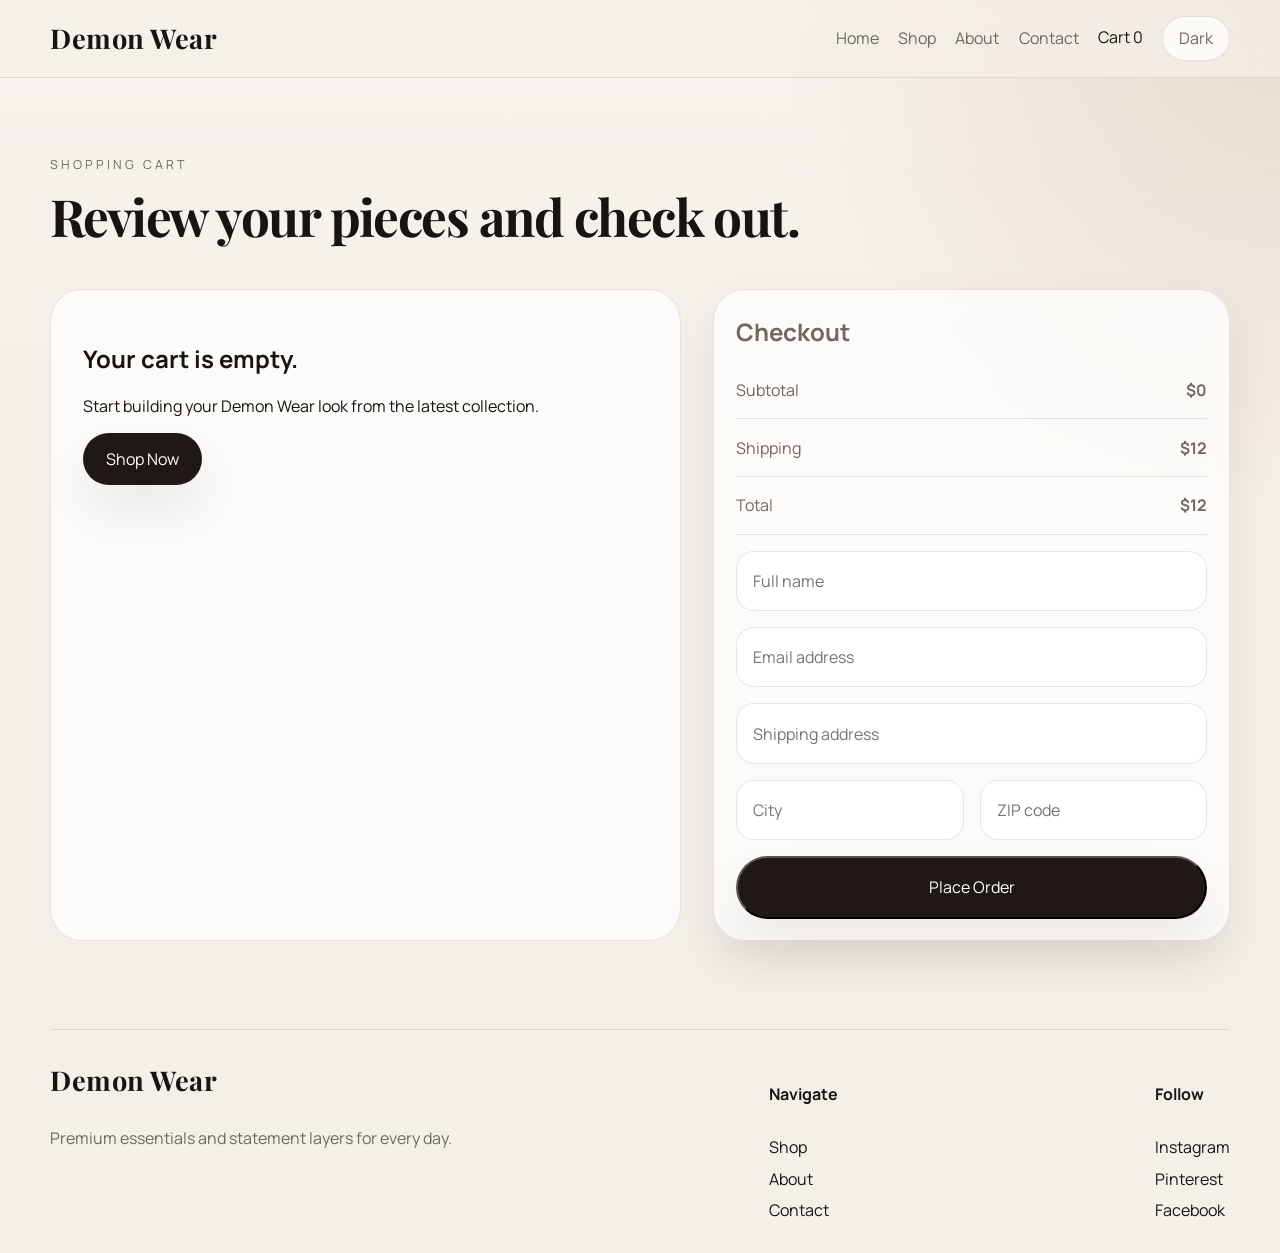
<file: cart.html>
<!DOCTYPE html>
<html lang="en">
<head>
  <meta charset="UTF-8">
  <meta name="viewport" content="width=device-width, initial-scale=1.0">
  <title>Demon Wear | Cart & Checkout</title>
  <link rel="preconnect" href="https://fonts.googleapis.com">
  <link rel="preconnect" href="https://fonts.gstatic.com" crossorigin>
  <link href="https://fonts.googleapis.com/css2?family=Manrope:wght@400;500;600;700;800&family=Playfair+Display:wght@600;700&display=swap" rel="stylesheet">
  <link rel="stylesheet" href="assets/css/styles.css">
</head>
<body data-page="cart">
  <div class="site-shell">
    <header class="site-header">
      <div class="container nav-wrap">
        <a class="brand" href="index.html">Demon Wear</a>
        <button class="menu-toggle" type="button" aria-label="Open menu" data-menu-toggle>
          <span></span>
          <span></span>
        </button>
        <nav class="site-nav" data-nav>
          <a href="index.html">Home</a>
          <a href="products.html">Shop</a>
          <a href="about.html">About</a>
          <a href="contact.html">Contact</a>
          <a class="active" href="cart.html">Cart <span data-cart-count>0</span></a>
          <button class="theme-toggle" type="button" data-theme-toggle>Dark</button>
        </nav>
      </div>
    </header>

    <main class="page-main">
      <section class="page-hero compact">
        <div class="container reveal">
          <p class="eyebrow">Shopping cart</p>
          <h1>Review your pieces and check out.</h1>
        </div>
      </section>

      <section class="section-space">
        <div class="container cart-layout">
          <div class="cart-list reveal" data-cart-items></div>

          <aside class="checkout-card reveal delay-1">
            <h2>Checkout</h2>
            <div class="summary-line">
              <span>Subtotal</span>
              <strong data-subtotal>$0</strong>
            </div>
            <div class="summary-line">
              <span>Shipping</span>
              <strong>$12</strong>
            </div>
            <div class="summary-line total">
              <span>Total</span>
              <strong data-total>$12</strong>
            </div>
            <form class="checkout-form">
              <input type="text" placeholder="Full name" aria-label="Full name">
              <input type="email" placeholder="Email address" aria-label="Email address">
              <input type="text" placeholder="Shipping address" aria-label="Shipping address">
              <div class="field-grid">
                <input type="text" placeholder="City" aria-label="City">
                <input type="text" placeholder="ZIP code" aria-label="ZIP code">
              </div>
              <button class="btn btn-primary full" type="submit">Place Order</button>
            </form>
          </aside>
        </div>
      </section>
    </main>

    <footer class="site-footer">
      <div class="container footer-grid">
        <div>
          <a class="brand" href="index.html">Demon Wear</a>
          <p>Premium essentials and statement layers for every day.</p>
        </div>
        <div>
          <h4>Navigate</h4>
          <a href="products.html">Shop</a>
          <a href="about.html">About</a>
          <a href="contact.html">Contact</a>
        </div>
        <div>
          <h4>Follow</h4>
          <a href="https://instagram.com" target="_blank" rel="noreferrer">Instagram</a>
          <a href="https://pinterest.com" target="_blank" rel="noreferrer">Pinterest</a>
          <a href="https://facebook.com" target="_blank" rel="noreferrer">Facebook</a>
        </div>
      </div>
    </footer>
  </div>

  <script src="assets/js/script.js"></script>
</body>
</html>
</file>
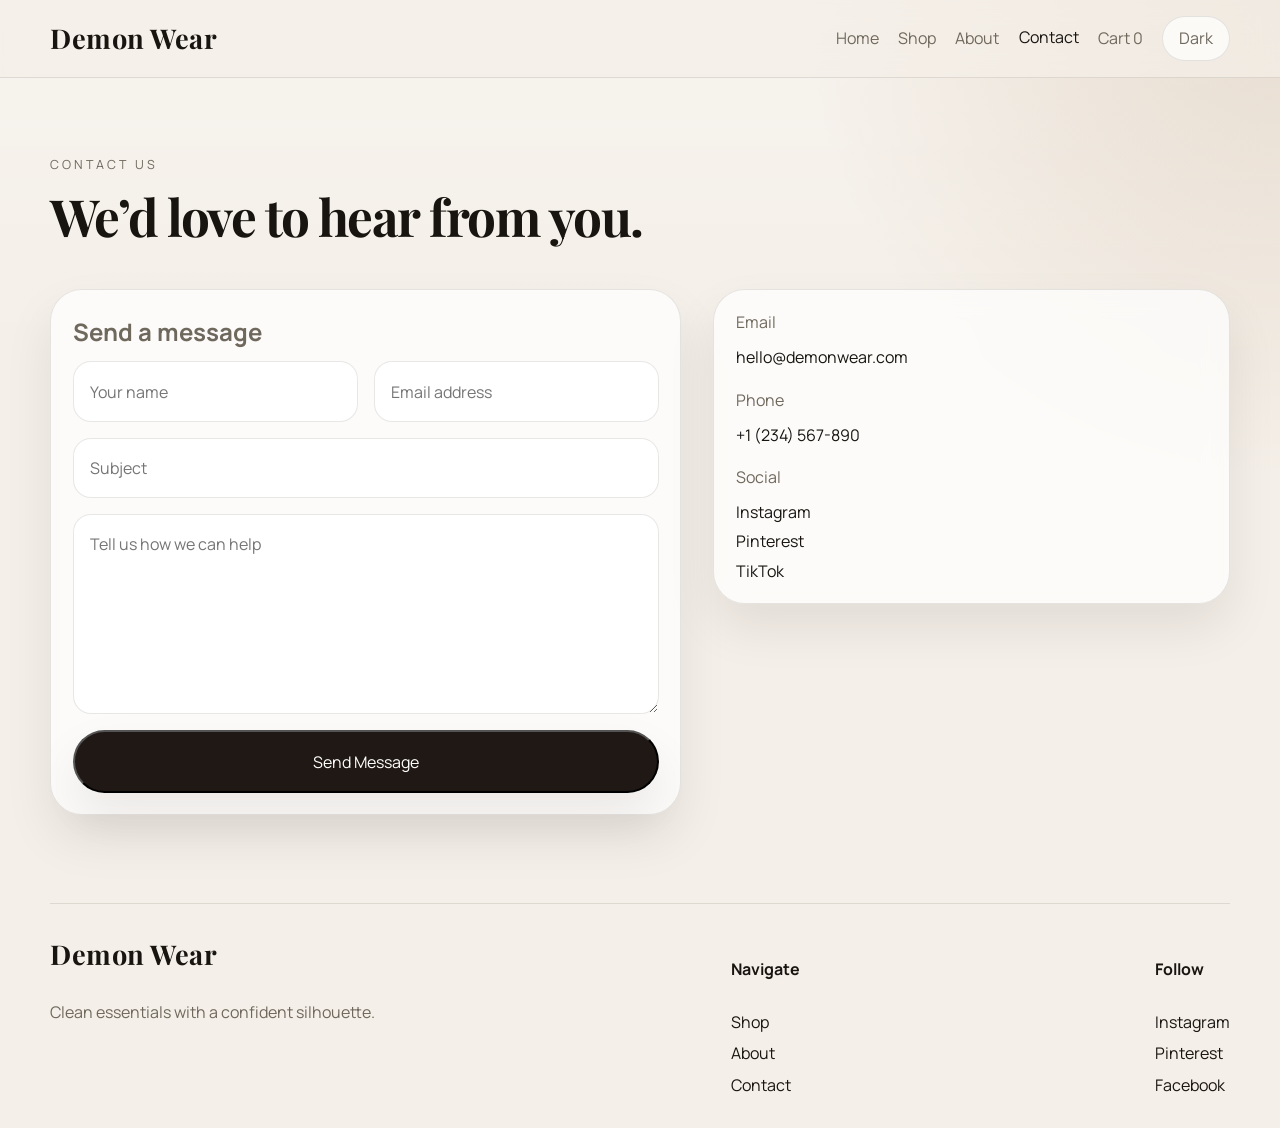
<file: contact.html>
<!DOCTYPE html>
<html lang="en">
<head>
  <meta charset="UTF-8">
  <meta name="viewport" content="width=device-width, initial-scale=1.0">
  <title>Demon Wear | Contact</title>
  <link rel="preconnect" href="https://fonts.googleapis.com">
  <link rel="preconnect" href="https://fonts.gstatic.com" crossorigin>
  <link href="https://fonts.googleapis.com/css2?family=Manrope:wght@400;500;600;700;800&family=Playfair+Display:wght@600;700&display=swap" rel="stylesheet">
  <link rel="stylesheet" href="assets/css/styles.css">
</head>
<body data-page="contact">
  <div class="site-shell">
    <header class="site-header">
      <div class="container nav-wrap">
        <a class="brand" href="index.html">Demon Wear</a>
        <button class="menu-toggle" type="button" aria-label="Open menu" data-menu-toggle>
          <span></span>
          <span></span>
        </button>
        <nav class="site-nav" data-nav>
          <a href="index.html">Home</a>
          <a href="products.html">Shop</a>
          <a href="about.html">About</a>
          <a class="active" href="contact.html">Contact</a>
          <a href="cart.html">Cart <span data-cart-count>0</span></a>
          <button class="theme-toggle" type="button" data-theme-toggle>Dark</button>
        </nav>
      </div>
    </header>

    <main class="page-main">
      <section class="page-hero compact">
        <div class="container reveal">
          <p class="eyebrow">Contact us</p>
          <h1>We’d love to hear from you.</h1>
        </div>
      </section>

      <section class="section-space">
        <div class="container contact-layout">
          <div class="contact-card reveal">
            <h2>Send a message</h2>
            <form class="contact-form">
              <div class="field-grid">
                <input type="text" placeholder="Your name" aria-label="Your name">
                <input type="email" placeholder="Email address" aria-label="Email address">
              </div>
              <input type="text" placeholder="Subject" aria-label="Subject">
              <textarea rows="6" placeholder="Tell us how we can help" aria-label="Message"></textarea>
              <button class="btn btn-primary" type="submit">Send Message</button>
            </form>
          </div>

          <aside class="contact-info reveal delay-1">
            <div class="info-block">
              <span>Email</span>
              <a href="mailto:hello@demonwear.com">hello@demonwear.com</a>
            </div>
            <div class="info-block">
              <span>Phone</span>
              <a href="tel:+1234567890">+1 (234) 567-890</a>
            </div>
            <div class="info-block">
              <span>Social</span>
              <a href="https://instagram.com" target="_blank" rel="noreferrer">Instagram</a>
              <a href="https://pinterest.com" target="_blank" rel="noreferrer">Pinterest</a>
              <a href="https://tiktok.com" target="_blank" rel="noreferrer">TikTok</a>
            </div>
          </aside>
        </div>
      </section>
    </main>

    <footer class="site-footer">
      <div class="container footer-grid">
        <div>
          <a class="brand" href="index.html">Demon Wear</a>
          <p>Clean essentials with a confident silhouette.</p>
        </div>
        <div>
          <h4>Navigate</h4>
          <a href="products.html">Shop</a>
          <a href="about.html">About</a>
          <a href="contact.html">Contact</a>
        </div>
        <div>
          <h4>Follow</h4>
          <a href="https://instagram.com" target="_blank" rel="noreferrer">Instagram</a>
          <a href="https://pinterest.com" target="_blank" rel="noreferrer">Pinterest</a>
          <a href="https://facebook.com" target="_blank" rel="noreferrer">Facebook</a>
        </div>
      </div>
    </footer>
  </div>

  <script src="assets/js/script.js"></script>
</body>
</html>
</file>
<file: assets/css/styles.css>
:root {
  --bg: #f4efe8;
  --surface: rgba(255, 255, 255, 0.72);
  --surface-strong: #ffffff;
  --text: #181511;
  --muted: #6f685d;
  --border: rgba(24, 21, 17, 0.1);
  --accent: #a67c52;
  --accent-strong: #201814;
  --shadow: 0 24px 50px rgba(27, 19, 14, 0.08);
  --radius-lg: 32px;
  --radius-md: 22px;
  --radius-sm: 16px;
  --container: 1180px;
}

body.dark-theme {
  --bg: #141210;
  --surface: rgba(27, 24, 21, 0.82);
  --surface-strong: #1d1915;
  --text: #f4ede4;
  --muted: #b7ab9e;
  --border: rgba(255, 255, 255, 0.08);
  --accent: #d1a77d;
  --accent-strong: #f6efe6;
  --shadow: 0 28px 50px rgba(0, 0, 0, 0.22);
}

* { box-sizing: border-box; }
html { scroll-behavior: smooth; }

body {
  margin: 0;
  font-family: "Manrope", sans-serif;
  color: var(--text);
  background:
    radial-gradient(circle at top right, rgba(166, 124, 82, 0.18), transparent 28%),
    linear-gradient(180deg, rgba(255, 255, 255, 0.25), transparent 35%),
    var(--bg);
  transition: background 0.35s ease, color 0.35s ease;
}

img { max-width: 100%; display: block; }
a { color: inherit; text-decoration: none; }
button, input, select, textarea { font: inherit; }

.container { width: min(calc(100% - 2rem), var(--container)); margin: 0 auto; }
.site-shell { min-height: 100vh; }

.site-header {
  position: sticky;
  top: 0;
  z-index: 20;
  backdrop-filter: blur(14px);
  background: rgba(244, 239, 232, 0.72);
  border-bottom: 1px solid var(--border);
}

body.dark-theme .site-header { background: rgba(20, 18, 16, 0.76); }

.nav-wrap {
  display: flex;
  align-items: center;
  justify-content: space-between;
  gap: 1rem;
  padding: 1rem 0;
}

.brand {
  font-family: "Playfair Display", serif;
  font-size: 1.7rem;
  font-weight: 700;
  letter-spacing: 0.02em;
}

.site-nav { display: flex; align-items: center; gap: 1.2rem; }

.site-nav a,
.theme-toggle {
  color: var(--muted);
  transition: color 0.25s ease, transform 0.25s ease;
}

.site-nav a:hover,
.site-nav a.active,
.theme-toggle:hover {
  color: var(--text);
  transform: translateY(-1px);
}

.theme-toggle,
.menu-toggle,
.icon-button,
.size-chip {
  border: 1px solid var(--border);
  background: var(--surface);
  border-radius: 999px;
  cursor: pointer;
}

.theme-toggle { padding: 0.65rem 1rem; }

.menu-toggle {
  display: none;
  width: 48px;
  height: 48px;
  align-items: center;
  justify-content: center;
  flex-direction: column;
  gap: 5px;
}

.menu-toggle span {
  display: block;
  width: 20px;
  height: 2px;
  background: var(--text);
}

.hero-section,
.page-hero { padding: 4rem 0 2rem; }
.page-hero.compact { padding-bottom: 0; }

.hero-grid,
.story-grid,
.highlight-grid,
.contact-layout,
.cart-layout,
.shop-layout,
.product-detail {
  display: grid;
  gap: 2rem;
}

.hero-grid {
  grid-template-columns: 1.15fr 1fr;
  align-items: center;
}

.hero-copy h1,
.page-hero h1,
.section-heading h2,
.highlight-copy h2 {
  font-family: "Playfair Display", serif;
  font-size: clamp(2.7rem, 5vw, 5.4rem);
  line-height: 0.95;
  margin: 0 0 1rem;
  letter-spacing: -0.03em;
}

.page-hero h1,
.section-heading h2,
.highlight-copy h2 {
  font-size: clamp(2.2rem, 4vw, 3.8rem);
}

.hero-text,
.highlight-copy p,
.page-hero p,
.card-body p,
.site-footer p,
.value-card p,
.contact-card,
.checkout-card,
.product-meta p {
  color: var(--muted);
  line-height: 1.75;
}

.eyebrow {
  text-transform: uppercase;
  letter-spacing: 0.24em;
  font-size: 0.78rem;
  color: var(--accent);
  margin-bottom: 1rem;
}

.hero-actions,
.product-actions,
.detail-actions {
  display: flex;
  gap: 1rem;
  flex-wrap: wrap;
}

.btn {
  display: inline-flex;
  align-items: center;
  justify-content: center;
  border-radius: 999px;
  padding: 0.95rem 1.45rem;
  transition: transform 0.25s ease, box-shadow 0.25s ease, background 0.25s ease;
}

.btn:hover { transform: translateY(-2px); }

.btn-primary {
  background: var(--accent-strong);
  color: #fff;
  box-shadow: var(--shadow);
}

body.dark-theme .btn-primary { color: #141210; }

.btn-secondary {
  background: transparent;
  border: 1px solid var(--border);
  color: var(--text);
}

.hero-stats,
.feature-list,
.footer-grid,
.field-grid,
.shop-toolbar,
.summary-line {
  display: flex;
  gap: 1rem;
}

.hero-stats { margin-top: 2rem; flex-wrap: wrap; }
.hero-stats div { min-width: 140px; }
.hero-stats strong { display: block; font-size: 1.5rem; }
.hero-stats span, .summary-line span { color: var(--muted); }

.hero-visual { display: grid; grid-template-columns: 0.85fr 1fr; gap: 1.2rem; }

.hero-card,
.collection-card,
.product-card,
.filters-card,
.contact-card,
.contact-info,
.checkout-card,
.cart-item,
.value-card,
.panel-card,
.newsletter-box {
  background: var(--surface);
  border: 1px solid var(--border);
  box-shadow: var(--shadow);
  backdrop-filter: blur(12px);
}

.hero-card,
.collection-card,
.product-card,
.story-image img,
.product-gallery img,
.cart-item img {
  border-radius: var(--radius-lg);
  overflow: hidden;
}

.hero-card { position: relative; min-height: 320px; }

.hero-card img,
.collection-card img,
.product-card img,
.story-image img,
.cart-item img {
  width: 100%;
  height: 100%;
  object-fit: cover;
}

.tall-card { min-height: 520px; }
.small-card { min-height: 320px; margin-top: 2.5rem; }

.overlay-chip {
  position: absolute;
  left: 1rem;
  bottom: 1rem;
  padding: 0.65rem 1rem;
  border-radius: 999px;
  background: rgba(255, 255, 255, 0.78);
  color: #141210;
}

body.dark-theme .overlay-chip {
  background: rgba(20, 18, 16, 0.88);
  color: var(--text);
}

.section-space { padding: 2rem 0 4.5rem; }

.section-heading {
  display: flex;
  align-items: end;
  justify-content: space-between;
  gap: 1rem;
  margin-bottom: 2rem;
}

.collection-grid,
.product-grid,
.values-grid {
  display: grid;
  gap: 1.5rem;
}

.collection-grid { grid-template-columns: repeat(3, minmax(0, 1fr)); }
.product-grid { grid-template-columns: repeat(4, minmax(0, 1fr)); }

.collection-card,
.product-card {
  transition: transform 0.3s ease, box-shadow 0.3s ease;
}

.collection-card:hover,
.product-card:hover { transform: translateY(-6px); }

.card-body,
.product-meta,
.checkout-card,
.contact-card,
.contact-info,
.filters-card,
.value-card,
.panel-card {
  padding: 1.35rem;
}

.card-body h3,
.product-meta h3,
.value-card h3,
.checkout-card h2,
.contact-card h2,
.product-info h1 {
  margin: 0 0 0.5rem;
}

.card-body a,
.subtle-link { color: var(--accent); }

.highlight-grid,
.contact-layout,
.cart-layout { grid-template-columns: 1.1fr 0.9fr; }

.feature-list {
  padding: 0;
  margin: 1.5rem 0 0;
  list-style: none;
  flex-direction: column;
}

.feature-list li {
  padding-left: 1.2rem;
  position: relative;
}

.feature-list li::before {
  content: "";
  position: absolute;
  left: 0;
  top: 0.7rem;
  width: 7px;
  height: 7px;
  border-radius: 50%;
  background: var(--accent);
}

.highlight-panel { display: grid; gap: 1rem; }
.panel-card { border-radius: var(--radius-md); }

.panel-card span,
.info-block span,
.product-meta small,
.rating {
  display: block;
  color: var(--muted);
  margin-bottom: 0.35rem;
}

.centered { margin-top: 2rem; text-align: center; }

.newsletter-box {
  border-radius: var(--radius-lg);
  padding: 2rem;
  display: flex;
  align-items: center;
  justify-content: space-between;
  gap: 1.5rem;
}

.newsletter-form,
.checkout-form,
.contact-form { display: grid; gap: 1rem; }

.newsletter-form {
  grid-template-columns: 1fr auto;
  width: min(100%, 460px);
}

input,
select,
textarea {
  width: 100%;
  border-radius: 18px;
  border: 1px solid var(--border);
  padding: 0.95rem 1rem;
  background: var(--surface-strong);
  color: var(--text);
}

.site-footer { padding: 1rem 0 2rem; }

.footer-grid {
  justify-content: space-between;
  align-items: start;
  padding-top: 2rem;
  border-top: 1px solid var(--border);
}

.footer-grid > div { display: grid; gap: 0.6rem; }

.shop-layout {
  grid-template-columns: 290px 1fr;
  align-items: start;
}

.filters-card,
.contact-card,
.contact-info,
.checkout-card { border-radius: var(--radius-lg); }

.filter-group { display: grid; gap: 0.55rem; }
.filter-group + .filter-group { margin-top: 1rem; }

.shop-toolbar {
  justify-content: space-between;
  align-items: center;
  margin-bottom: 1.2rem;
}

.product-card { position: relative; }
.product-thumb { aspect-ratio: 0.82; }
.product-meta { display: grid; gap: 0.35rem; }

.price-line {
  display: flex;
  justify-content: space-between;
  align-items: center;
  gap: 1rem;
}

.icon-button {
  width: 42px;
  height: 42px;
  display: inline-flex;
  align-items: center;
  justify-content: center;
}

.product-detail {
  grid-template-columns: 1fr 0.92fr;
  align-items: start;
}

.product-gallery { display: grid; gap: 1rem; }
.product-gallery-main { aspect-ratio: 0.9; }

.product-gallery-main img {
  width: 100%;
  height: 100%;
  object-fit: cover;
  border-radius: var(--radius-lg);
}

.thumb-grid {
  display: grid;
  grid-template-columns: repeat(3, minmax(0, 1fr));
  gap: 1rem;
}

.thumb-grid img {
  aspect-ratio: 1;
  object-fit: cover;
  border-radius: var(--radius-md);
}

.product-info {
  background: var(--surface);
  border: 1px solid var(--border);
  padding: 2rem;
  border-radius: var(--radius-lg);
  box-shadow: var(--shadow);
}

.product-price {
  font-size: 1.8rem;
  font-weight: 800;
  margin: 1rem 0;
}

.size-selector {
  display: flex;
  gap: 0.75rem;
  flex-wrap: wrap;
  margin: 1rem 0 1.5rem;
}

.size-chip { padding: 0.7rem 1rem; color: var(--text); }

.size-chip.active {
  background: var(--accent-strong);
  color: #fff;
}

body.dark-theme .size-chip.active { color: #141210; }
.detail-actions { margin-top: 1.5rem; }

.review-box {
  margin-top: 2rem;
  padding-top: 1.5rem;
  border-top: 1px solid var(--border);
}

.story-grid {
  grid-template-columns: 1fr 1fr;
  align-items: center;
}

.story-image img { min-height: 460px; }
.values-grid { grid-template-columns: repeat(3, minmax(0, 1fr)); }
.value-card { border-radius: var(--radius-lg); }

.value-card span {
  display: inline-block;
  margin-bottom: 1rem;
  color: var(--accent);
}

.contact-layout { align-items: start; }

.field-grid {
  display: grid;
  grid-template-columns: repeat(2, minmax(0, 1fr));
}

.contact-info { display: grid; gap: 1.3rem; }
.info-block { display: grid; gap: 0.45rem; }

.cart-list { display: grid; gap: 1rem; }

.cart-item {
  display: grid;
  grid-template-columns: 120px 1fr auto;
  gap: 1rem;
  align-items: center;
  border-radius: var(--radius-lg);
  padding: 1rem;
}

.cart-item img { width: 120px; height: 140px; }

.summary-line {
  justify-content: space-between;
  padding: 0.9rem 0;
  border-bottom: 1px solid var(--border);
}

.summary-line.total { margin-bottom: 1rem; }
.full { width: 100%; }

.empty-state {
  padding: 2rem;
  border-radius: var(--radius-lg);
  background: var(--surface);
  border: 1px solid var(--border);
}

.reveal {
  opacity: 0;
  transform: translateY(26px);
  transition: opacity 0.7s ease, transform 0.7s ease;
}

.reveal.visible {
  opacity: 1;
  transform: translateY(0);
}

.delay-1 { transition-delay: 0.12s; }
.delay-2 { transition-delay: 0.24s; }

@media (max-width: 980px) {
  .site-nav {
    position: absolute;
    top: calc(100% + 0.6rem);
    right: 1rem;
    left: 1rem;
    padding: 1rem;
    border-radius: 24px;
    flex-direction: column;
    align-items: flex-start;
    background: var(--surface-strong);
    border: 1px solid var(--border);
    box-shadow: var(--shadow);
    display: none;
  }

  .site-nav.open { display: flex; }
  .menu-toggle { display: inline-flex; }

  .hero-grid,
  .highlight-grid,
  .story-grid,
  .contact-layout,
  .cart-layout,
  .shop-layout,
  .product-detail,
  .newsletter-box {
    grid-template-columns: 1fr;
  }

  .collection-grid,
  .product-grid,
  .values-grid { grid-template-columns: repeat(2, minmax(0, 1fr)); }
}

@media (max-width: 680px) {
  .hero-copy h1,
  .page-hero h1,
  .section-heading h2,
  .highlight-copy h2 {
    line-height: 1.02;
  }

  .hero-visual,
  .collection-grid,
  .product-grid,
  .values-grid,
  .newsletter-form,
  .field-grid,
  .thumb-grid {
    grid-template-columns: 1fr;
  }

  .hero-stats,
  .section-heading,
  .shop-toolbar {
    flex-direction: column;
    align-items: flex-start;
  }

  .cart-item { grid-template-columns: 1fr; }
}
</file>
